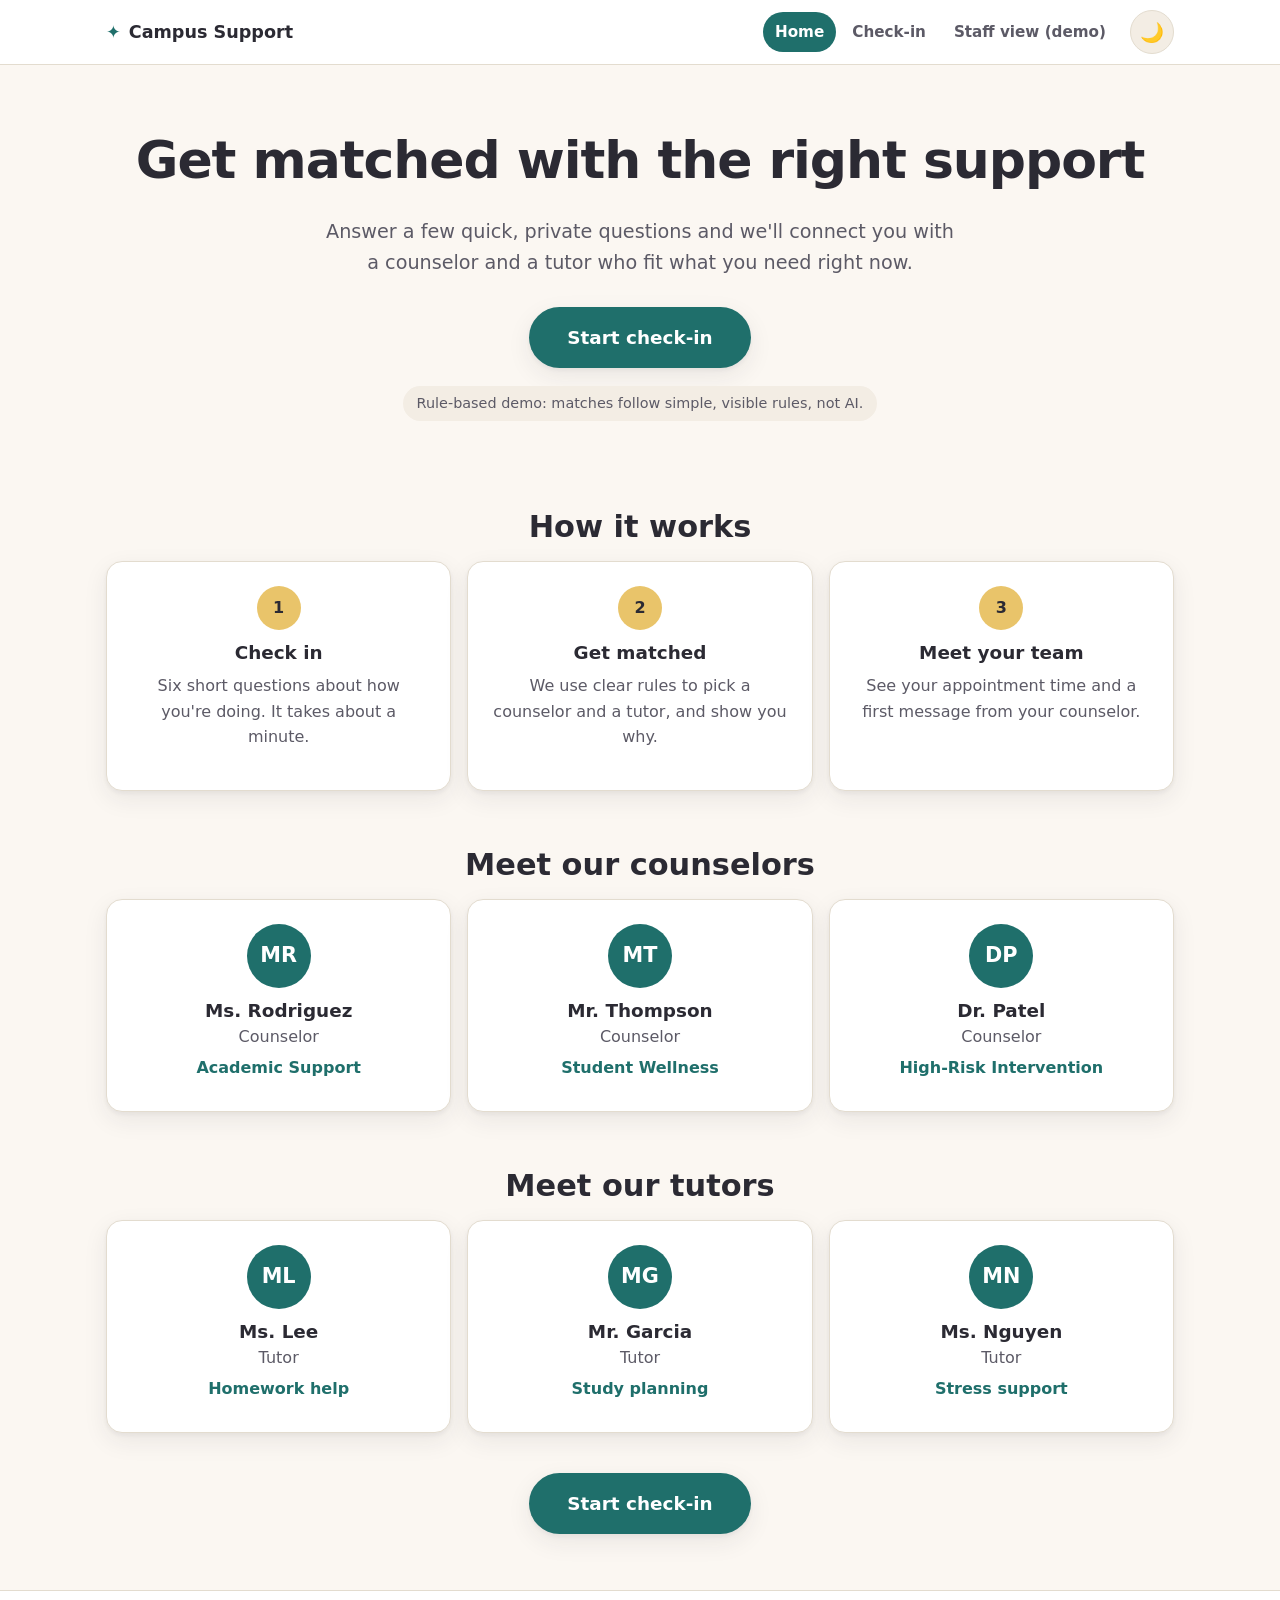
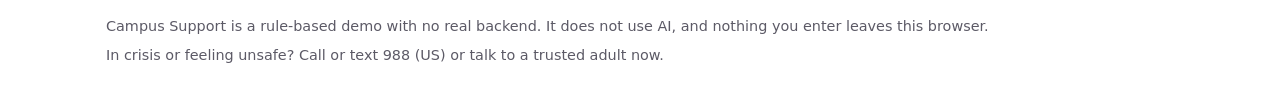
<file: index.html>
<!DOCTYPE html>
<html lang="en">
<head>
  <meta charset="utf-8">
  <meta name="viewport" content="width=device-width, initial-scale=1">
  <title>Campus Support – Get matched with the right support</title>
  <link rel="stylesheet" href="css/base.css">
  <link rel="stylesheet" href="css/components.css">
  <link rel="stylesheet" href="css/animations.css">
  <script src="js/ui.js"></script>
</head>
<body data-page="home">
  <a class="skip-link" href="#main">Skip to content</a>
  <header id="site-header"></header>

  <main id="main">
    <section class="hero">
      <div class="container">
        <h1>Get matched with the right support</h1>
        <p class="lead">Answer a few quick, private questions and we'll connect you with a counselor and a tutor who fit what you need right now.</p>
        <a class="btn btn-primary btn-large" href="checkin.html">Start check-in</a>
        <p><span class="demo-note">Rule-based demo: matches follow simple, visible rules, not AI.</span></p>
      </div>
    </section>

    <section class="section" aria-labelledby="how-h">
      <div class="container">
        <h2 id="how-h">How it works</h2>
        <div class="grid grid-3">
          <div class="card step-card lift"><div class="step-num" aria-hidden="true">1</div><h3>Check in</h3><p class="muted">Six short questions about how you're doing. It takes about a minute.</p></div>
          <div class="card step-card lift"><div class="step-num" aria-hidden="true">2</div><h3>Get matched</h3><p class="muted">We use clear rules to pick a counselor and a tutor, and show you why.</p></div>
          <div class="card step-card lift"><div class="step-num" aria-hidden="true">3</div><h3>Meet your team</h3><p class="muted">See your appointment time and a first message from your counselor.</p></div>
        </div>
      </div>
    </section>

    <section class="section" aria-labelledby="couns-h">
      <div class="container">
        <h2 id="couns-h">Meet our counselors</h2>
        <div class="grid grid-3" id="counselor-cards"></div>
      </div>
    </section>

    <section class="section" aria-labelledby="tutors-h">
      <div class="container">
        <h2 id="tutors-h">Meet our tutors</h2>
        <div class="grid grid-3" id="tutor-cards"></div>
        <div class="cta-row"><a class="btn btn-primary btn-large" href="checkin.html">Start check-in</a></div>
      </div>
    </section>
  </main>

  <footer id="site-footer"></footer>
  <script src="js/data.js"></script>
  <script src="js/home.js"></script>
</body>
</html>
</file>
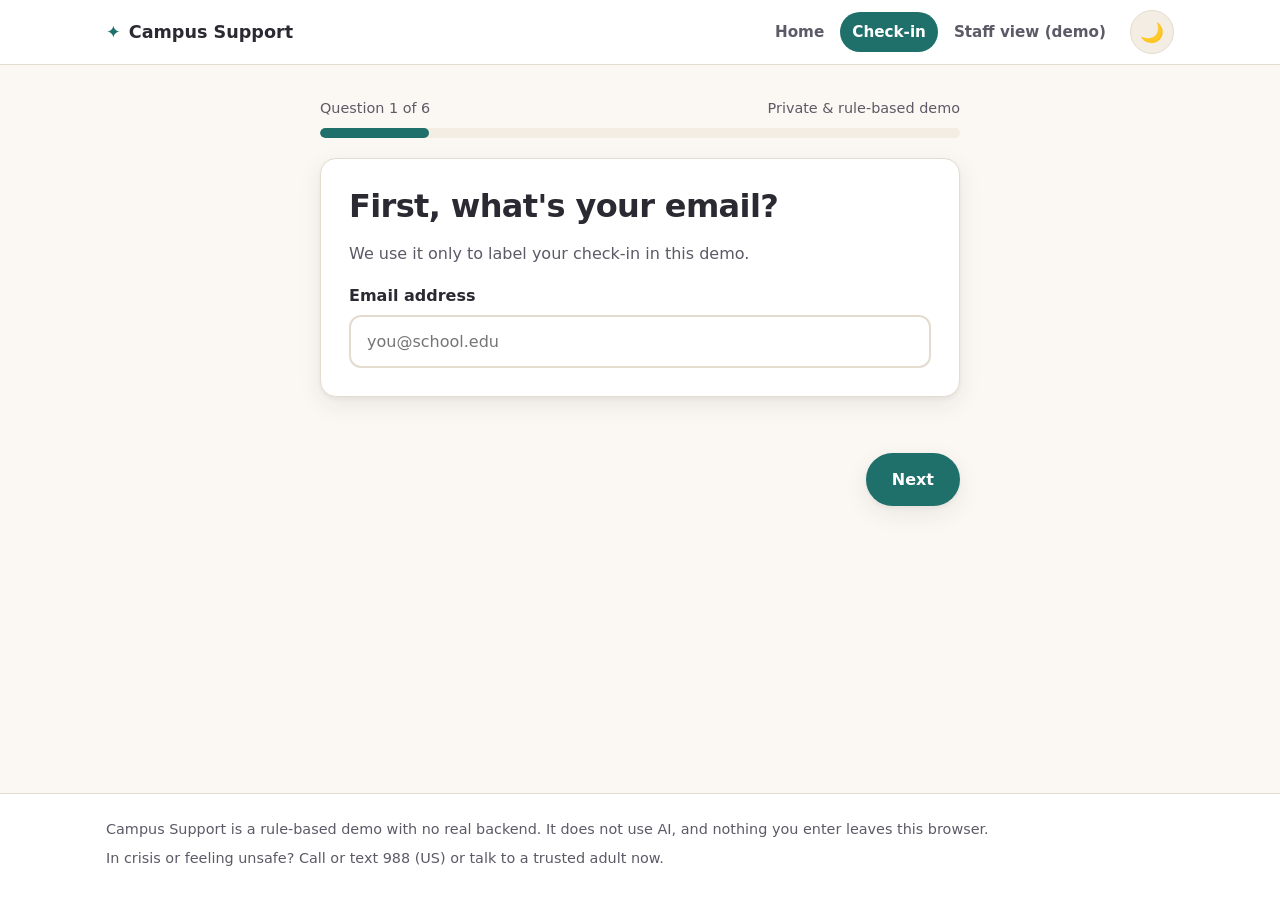
<file: checkin.html>
<!DOCTYPE html>
<html lang="en">
<head>
  <meta charset="utf-8">
  <meta name="viewport" content="width=device-width, initial-scale=1">
  <title>Check-in – Campus Support</title>
  <link rel="stylesheet" href="css/base.css">
  <link rel="stylesheet" href="css/components.css">
  <link rel="stylesheet" href="css/animations.css">
  <script src="js/ui.js"></script>
</head>
<body data-page="checkin">
  <a class="skip-link" href="#main">Skip to content</a>
  <header id="site-header"></header>

  <main id="main">
    <div class="container">
      <form id="wizard" class="wizard" novalidate>
        <div class="progress-meta">
          <span id="progress-text" aria-live="polite"></span>
          <span>Private &amp; rule-based demo</span>
        </div>
        <div class="progress" role="progressbar" aria-label="Check-in progress" aria-valuemin="0" aria-valuemax="6" aria-valuenow="1" id="progress">
          <div class="progress-bar" id="progress-bar"></div>
        </div>
        <div class="step-wrap card" id="step-host"></div>
        <p class="error-msg" id="step-error" role="alert"></p>
        <div class="wizard-actions">
          <button type="button" class="btn btn-secondary" id="back-btn">Back</button>
          <button type="submit" class="btn btn-primary" id="next-btn">Next</button>
        </div>
      </form>
    </div>
  </main>

  <footer id="site-footer"></footer>
  <script src="js/data.js"></script>
  <script src="js/store.js"></script>
  <script src="js/logic.js"></script>
  <script src="js/checkin.js"></script>
</body>
</html>
</file>
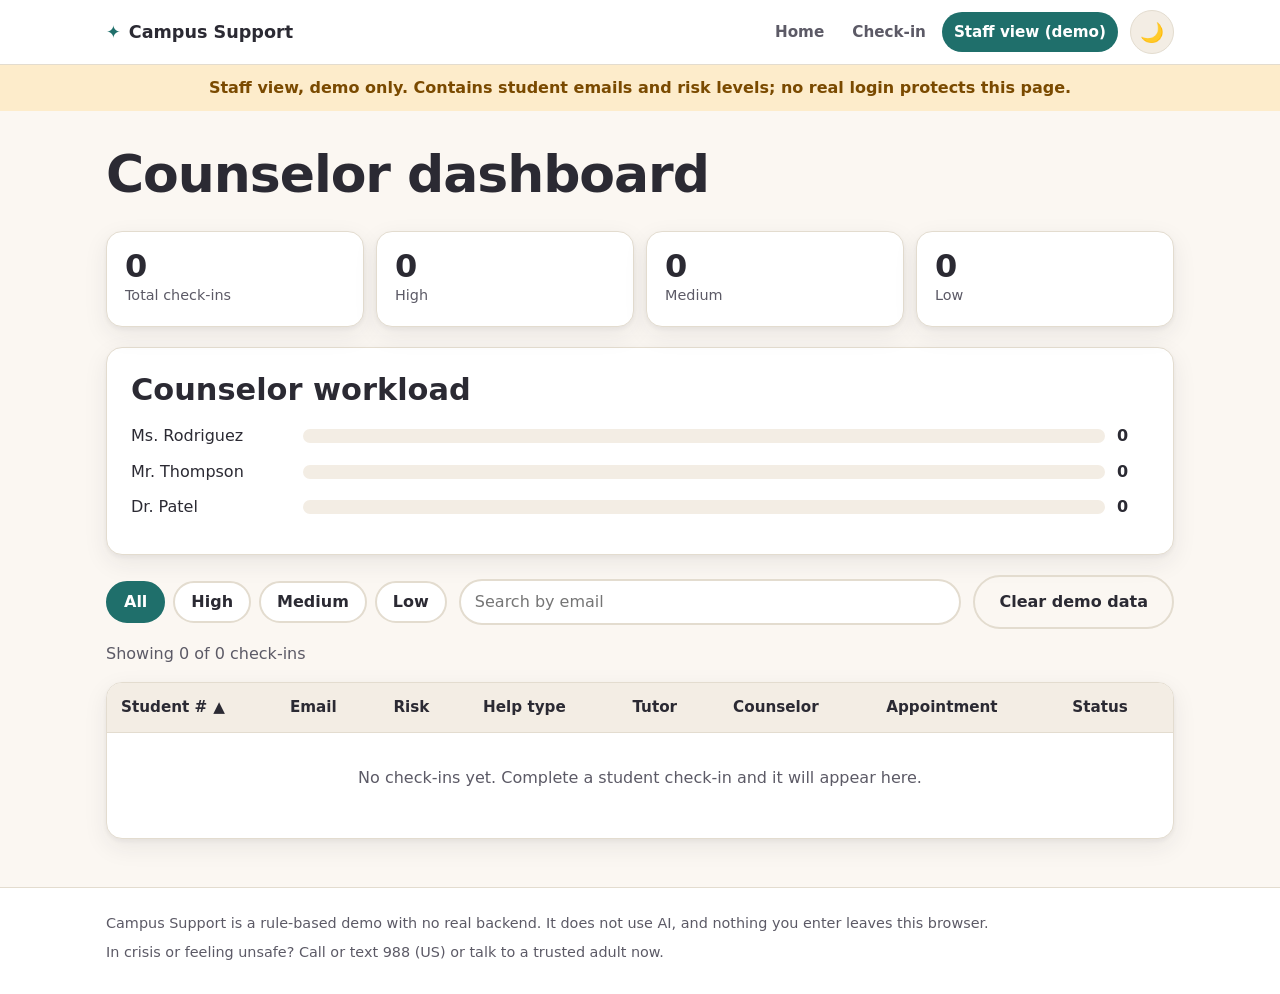
<file: dashboard.html>
<!DOCTYPE html>
<html lang="en">
<head>
  <meta charset="utf-8">
  <meta name="viewport" content="width=device-width, initial-scale=1">
  <title>Staff dashboard (demo) – Campus Support</title>
  <link rel="stylesheet" href="css/base.css">
  <link rel="stylesheet" href="css/components.css">
  <link rel="stylesheet" href="css/animations.css">
  <script src="js/ui.js"></script>
</head>
<body data-page="dashboard">
  <a class="skip-link" href="#main">Skip to content</a>
  <header id="site-header"></header>
  <div class="staff-banner" role="note">Staff view, demo only. Contains student emails and risk levels; no real login protects this page.</div>

  <main id="main">
    <div class="container">
      <h1 class="page-title" tabindex="-1" id="dash-title">Counselor dashboard</h1>
      <p class="muted" id="storage-note" hidden>Your browser isn't saving data between pages, so this dashboard may be empty.</p>

      <div class="tiles" id="tiles" aria-label="Summary"></div>

      <section class="card workload" aria-labelledby="wl-h">
        <h2 id="wl-h">Counselor workload</h2>
        <div id="workload"></div>
      </section>

      <div class="toolbar">
        <div class="chips" role="group" aria-label="Filter by risk level" id="chips"></div>
        <label class="visually-hidden" for="search">Search by email</label>
        <input class="search" id="search" type="search" placeholder="Search by email" autocomplete="off">
        <button type="button" class="btn btn-secondary" id="clear-btn">Clear demo data</button>
      </div>
      <p class="muted" id="count-text" aria-live="polite"></p>

      <div class="table-wrap">
        <table>
          <caption class="visually-hidden">Student check-ins</caption>
          <thead><tr id="head-row"></tr></thead>
          <tbody id="rows"></tbody>
        </table>
        <p class="empty" id="empty" hidden></p>
      </div>
    </div>
  </main>

  <footer id="site-footer"></footer>
  <script src="js/data.js"></script>
  <script src="js/store.js"></script>
  <script src="js/logic.js"></script>
  <script src="js/dashboard.js"></script>
</body>
</html>
</file>
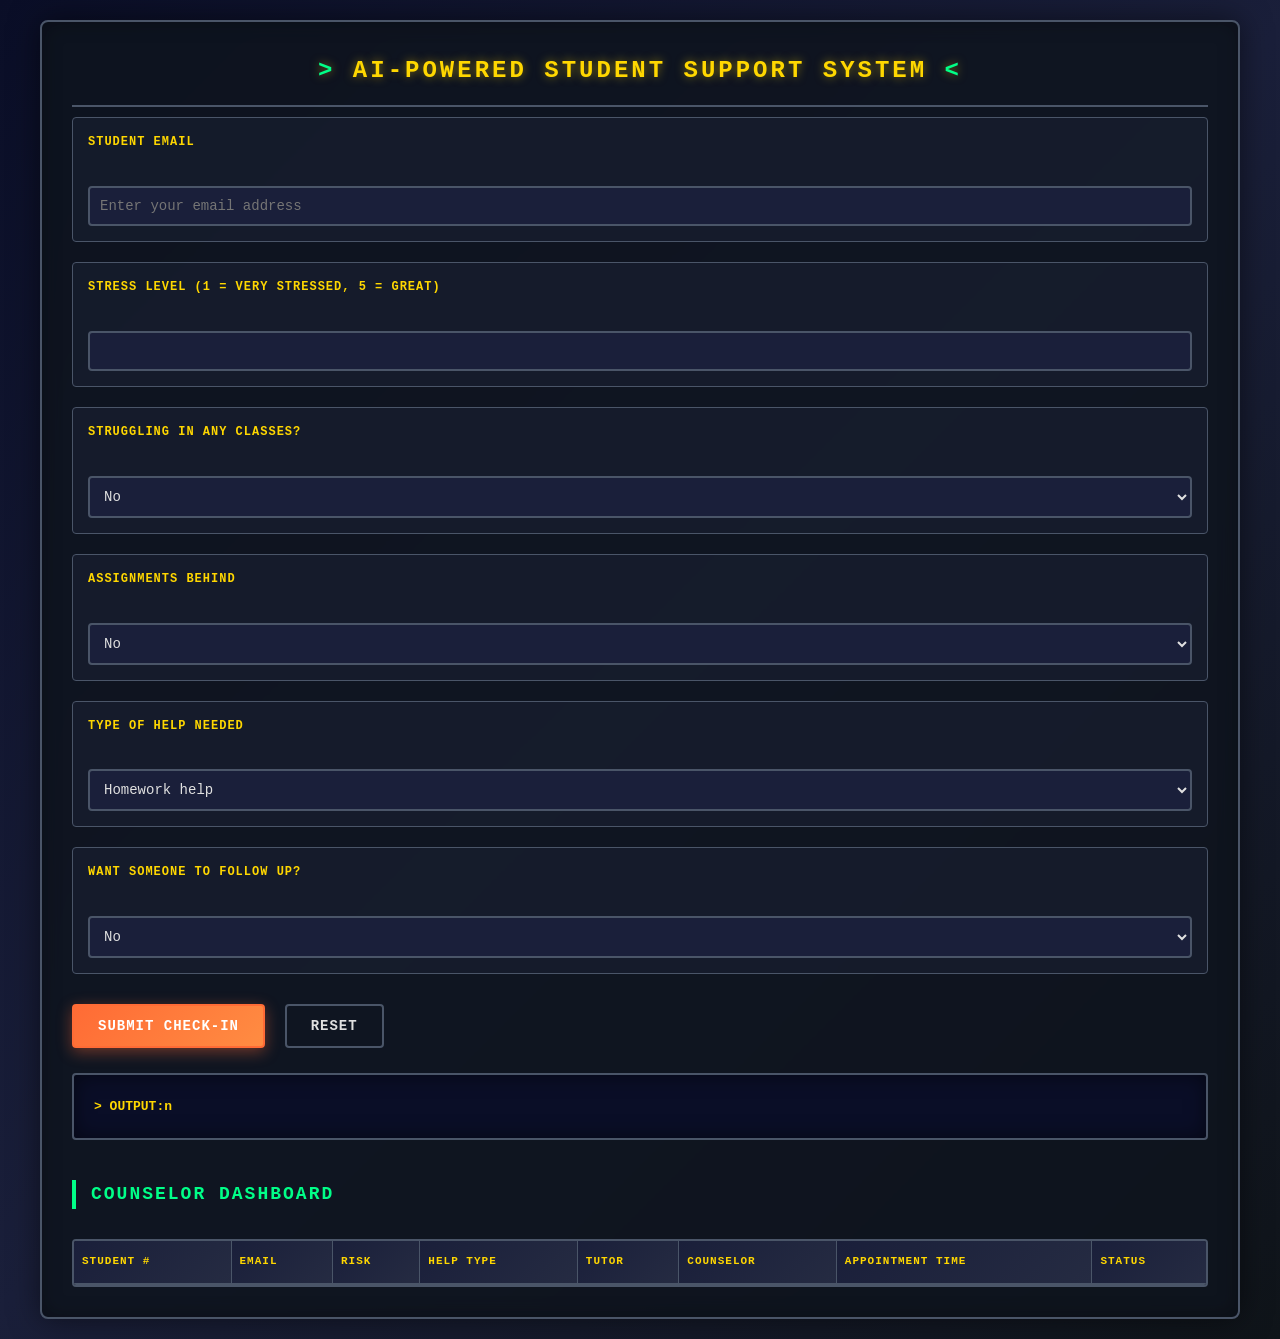
<file: portal-original.html>
<!DOCTYPE html>
<html>
<head>
  <title>Student Support System Demo</title>
  <style>
    * {
      box-sizing: border-box;
      margin: 0;
      padding: 0;
    }

    body {
      font-family: 'Courier New', 'Monaco', monospace;
      background: linear-gradient(135deg, #0a0e27 0%, #1a1f3a 50%, #0f1419 100%);
      color: #e0e0e0;
      min-height: 100vh;
      padding: 20px;
      line-height: 1.6;
    }

    .app-container {
      max-width: 1200px;
      margin: 0 auto;
      background: rgba(15, 20, 30, 0.85);
      border: 2px solid #4a5568;
      border-radius: 8px;
      box-shadow: 0 0 30px rgba(0, 0, 0, 0.5), inset 0 0 20px rgba(0, 0, 0, 0.3);
      padding: 30px;
      backdrop-filter: blur(10px);
    }

    h1 {
      font-size: 24px;
      text-transform: uppercase;
      letter-spacing: 3px;
      color: #ffd700;
      text-align: center;
      margin-bottom: 10px;
      text-shadow: 0 0 10px rgba(255, 215, 0, 0.5);
      border-bottom: 2px solid #4a5568;
      padding-bottom: 15px;
    }

    h1::before {
      content: "> ";
      color: #00ff88;
    }

    h1::after {
      content: " <";
      color: #00ff88;
    }

    h2 {
      font-size: 18px;
      text-transform: uppercase;
      letter-spacing: 2px;
      color: #00ff88;
      margin-top: 40px;
      margin-bottom: 20px;
      text-align: left;
      border-left: 4px solid #00ff88;
      padding-left: 15px;
    }

    .section {
      margin-bottom: 20px;
      background: rgba(26, 32, 50, 0.6);
      border: 1px solid #4a5568;
      border-radius: 4px;
      padding: 15px;
      transition: all 0.3s ease;
    }

    .section:hover {
      border-color: #00ff88;
      box-shadow: 0 0 10px rgba(0, 255, 136, 0.2);
    }

    label {
      display: block;
      font-size: 12px;
      text-transform: uppercase;
      letter-spacing: 1px;
      color: #ffd700;
      margin-bottom: 8px;
      font-weight: bold;
    }

    input[type="email"],
    input[type="number"],
    select {
      width: 100%;
      padding: 10px;
      background: #1a1f3a;
      border: 2px solid #4a5568;
      border-radius: 4px;
      color: #e0e0e0;
      font-family: 'Courier New', monospace;
      font-size: 14px;
      transition: all 0.3s ease;
    }

    input[type="email"]:focus,
    input[type="number"]:focus,
    select:focus {
      outline: none;
      border-color: #00ff88;
      box-shadow: 0 0 10px rgba(0, 255, 136, 0.3);
      background: #252b42;
    }

    button {
      padding: 12px 24px;
      margin-right: 10px;
      margin-top: 10px;
      cursor: pointer;
      font-family: 'Courier New', monospace;
      font-size: 14px;
      text-transform: uppercase;
      letter-spacing: 1px;
      font-weight: bold;
      border: 2px solid;
      border-radius: 4px;
      transition: all 0.3s ease;
    }

    button:first-of-type {
      background: linear-gradient(135deg, #ff6b35 0%, #ff8c42 100%);
      border-color: #ff6b35;
      color: #fff;
      box-shadow: 0 4px 15px rgba(255, 107, 53, 0.4);
    }

    button:first-of-type:hover {
      background: linear-gradient(135deg, #ff8c42 0%, #ff6b35 100%);
      box-shadow: 0 6px 20px rgba(255, 107, 53, 0.6);
      transform: translateY(-2px);
    }

    button:last-of-type {
      background: transparent;
      border-color: #4a5568;
      color: #e0e0e0;
    }

    button:last-of-type:hover {
      border-color: #00ff88;
      color: #00ff88;
      box-shadow: 0 0 10px rgba(0, 255, 136, 0.3);
    }

    #result {
      margin-top: 25px;
      padding: 20px;
      background: #0a0e27;
      border: 2px solid #4a5568;
      border-radius: 4px;
      white-space: pre-wrap;
      font-family: 'Courier New', monospace;
      font-size: 13px;
      color: #00ff88;
      box-shadow: inset 0 0 20px rgba(0, 0, 0, 0.5);
      line-height: 1.8;
    }

    #result::before {
      content: "> OUTPUT:\n";
      color: #ffd700;
      font-weight: bold;
    }

    table {
      width: 100%;
      border-collapse: separate;
      border-spacing: 0;
      margin-top: 30px;
      background: rgba(15, 20, 30, 0.6);
      border: 2px solid #4a5568;
      border-radius: 4px;
      overflow: hidden;
    }

    th {
      background: linear-gradient(135deg, #1a1f3a 0%, #252b42 100%);
      color: #ffd700;
      padding: 12px 8px;
      text-align: left;
      font-size: 11px;
      text-transform: uppercase;
      letter-spacing: 1px;
      font-weight: bold;
      border-bottom: 2px solid #4a5568;
      border-right: 1px solid #4a5568;
    }

    th:last-child {
      border-right: none;
    }

    td {
      padding: 10px 8px;
      border-bottom: 1px solid #2d3748;
      border-right: 1px solid #2d3748;
      font-size: 13px;
      color: #e0e0e0;
    }

    td:last-child {
      border-right: none;
    }

    tr:last-child td {
      border-bottom: none;
    }

    tr:hover {
      background: rgba(0, 255, 136, 0.1);
    }

    tr.low {
      background-color: rgba(0, 255, 136, 0.15);
    }

    tr.medium {
      background-color: rgba(255, 215, 0, 0.15);
    }

    tr.high {
      background-color: rgba(255, 107, 53, 0.2);
    }

    tr.low:hover,
    tr.medium:hover,
    tr.high:hover {
      background-color: rgba(0, 255, 136, 0.25);
    }

    @media (max-width: 768px) {
      .app-container {
        padding: 15px;
      }

      h1 {
        font-size: 18px;
      }

      table {
        font-size: 11px;
      }

      th, td {
        padding: 8px 4px;
      }
    }
  </style>
</head>
<body>
<div class="app-container">

<h1>AI-Powered Student Support System</h1>

<div class="section">
  <label>Student Email</label><br>
  <input type="email" id="email" placeholder="Enter your email address">
</div>

<div class="section">
  <label>Stress Level (1 = Very Stressed, 5 = Great)</label><br>
  <input type="number" id="stress" min="1" max="5" required>
</div>

<div class="section">
  <label>Struggling in any classes?</label><br>
  <select id="struggling">
    <option>No</option>
    <option>A little</option>
    <option>Yes</option>
  </select>
</div>

<div class="section">
  <label>Assignments Behind</label><br>
  <select id="assignments">
    <option>No</option>
    <option>1-2</option>
    <option>3+</option>
  </select>
</div>

<div class="section">
  <label>Type of Help Needed</label><br>
  <select id="helpType">
    <option>Homework help</option>
    <option>Study planning</option>
    <option>Stress support</option>
  </select>
</div>

<div class="section">
  <label>Want someone to follow up?</label><br>
  <select id="followup">
    <option>No</option>
    <option>Maybe</option>
    <option>Yes</option>
  </select>
</div>

<button onclick="getSupport()">Submit Check-In</button>
<button onclick="resetForm()">Reset</button>

<div id="result"></div>

<h2>Counselor Dashboard</h2>
<table>
  <thead>
    <tr>
      <th>Student #</th>
      <th>Email</th>
      <th>Risk</th>
      <th>Help Type</th>
      <th>Tutor</th>
      <th>Counselor</th>
      <th>Appointment Time</th>
      <th>Status</th>
    </tr>
  </thead>
  <tbody id="dashboardBody"></tbody>
</table>

</div>

<script>

// Counselor Data with workload tracking
const counselors = [
  {
    name: "Ms. Rodriguez",
    specialty: "Academic Support",
    type: "academic",
    workload: 0
  },
  {
    name: "Mr. Thompson",
    specialty: "Student Wellness",
    type: "stress",
    workload: 0
  },
  {
    name: "Dr. Patel",
    specialty: "High-Risk Intervention",
    type: "highrisk",
    workload: 0
  }
];

// Tutor Data
const tutors = [
  {
    name: "Ms. Lee",
    specialty: "Homework help"
  },
  {
    name: "Mr. Garcia",
    specialty: "Study planning"
  },
  {
    name: "Ms. Nguyen",
    specialty: "Stress support"
  }
];

function assignTutor(helpType) {
  // Find a tutor whose specialty matches the selected help type,
  // otherwise fall back to the first tutor.
  const match = tutors.find(t => t.specialty === helpType);
  return match || tutors[0];
}

let studentCounter = 1;
let students = [];
let appointmentTime = 9; // Start at 9:00 AM

// Mock API function simulating a backend call
function mockSubmitCheckIn(payload) {
  return new Promise(resolve => {
    // Simulate network delay
    setTimeout(() => {
      const { email, stress, struggling, assignments, helpType, followup } = payload;

      const level = calculateRisk(stress, struggling, assignments, followup);
      const counselor = assignCounselor(level, helpType);
      const tutor = assignTutor(helpType);
      const appointment = generateAppointment(level);

      // Update counselor workload as if the backend was tracking it
      counselor.workload++;

      let counselorMessage = "";

      if (counselor.type === "academic") {
        counselorMessage = "Let's organize your assignments into a simple 3-step success plan.";
      }
      if (counselor.type === "stress") {
        counselorMessage = "Let's take a breath together and talk through what's feeling overwhelming.";
      }
      if (counselor.type === "highrisk") {
        counselorMessage = "I'm prioritizing your case and will personally check in with you very soon.";
      }

      const studentData = {
        id: studentCounter++,
        email,
        risk: level,
        helpType,
        tutor: tutor.name,
        counselor: counselor.name,
        appointment,
        status: level === "High" ? "High Priority" : "Scheduled"
      };

      resolve({
        level,
        counselor,
        appointment,
        counselorMessage,
        studentData
      });
    }, 400);
  });
}

function calculateRisk(stress, struggling, assignments, followup) {
  let score = 0;
  if (stress <= 2) score += 2;
  if (assignments === "3+") score += 2;
  if (struggling === "Yes") score += 2;
  if (followup === "Yes") score += 1;

  if (score >= 5) return "High";
  if (score >= 3) return "Medium";
  return "Low";
}

function assignCounselor(level, helpType) {

  if (level === "High") {
    return counselors.find(c => c.type === "highrisk");
  }

  if (helpType === "Stress support") {
    return counselors.find(c => c.type === "stress");
  }

  // Academic counselor with lowest workload
  const academicCounselors = counselors.filter(c => c.type === "academic");
  academicCounselors.sort((a, b) => a.workload - b.workload);
  return academicCounselors[0];
}

function generateAppointment(level) {

  if (level === "High") {
    return "Immediate (Within 1 Hour)";
  }

  let timeString = appointmentTime + ":00 AM";
  appointmentTime++;

  if (appointmentTime > 12) appointmentTime = 1;

  return timeString;
}

async function getSupport() {

  const email = document.getElementById("email").value;
  const stress = parseInt(document.getElementById("stress").value);
  const struggling = document.getElementById("struggling").value;
  const assignments = document.getElementById("assignments").value;
  const helpType = document.getElementById("helpType").value;
  const followup = document.getElementById("followup").value;

  const payload = {
    email,
    stress,
    struggling,
    assignments,
    helpType,
    followup
  };

  // Call the mock API instead of doing all logic directly in the UI
  const {
    level,
    counselor,
    appointment,
    counselorMessage,
    studentData
  } = await mockSubmitCheckIn(payload);

  document.getElementById("result").innerText =
    `Support Level: ${level}

Assigned Counselor: ${counselor.name} (${counselor.specialty})

Appointment Scheduled: ${appointment}

Message from Counselor:
${counselorMessage}`;

  students.push(studentData);
  updateDashboard();
}

function updateDashboard() {
  const tbody = document.getElementById("dashboardBody");
  tbody.innerHTML = "";

  students.forEach(s => {
    const tr = document.createElement("tr");
    tr.className = s.risk.toLowerCase();
    tr.innerHTML = `
      <td>${s.id}</td>
      <td>${s.email || ""}</td>
      <td>${s.risk}</td>
      <td>${s.helpType}</td>
      <td>${s.tutor}</td>
      <td>${s.counselor}</td>
      <td>${s.appointment}</td>
      <td>${s.status}</td>
    `;
    tbody.appendChild(tr);
  });
}

function resetForm() {
  document.getElementById("email").value = "";
  document.getElementById("stress").value = "";
  document.getElementById("struggling").value = "No";
  document.getElementById("assignments").value = "No";
  document.getElementById("helpType").value = "Homework help";
  document.getElementById("followup").value = "No";
  document.getElementById("result").innerText = "";
}

</script>

</body>
</html>
</file>
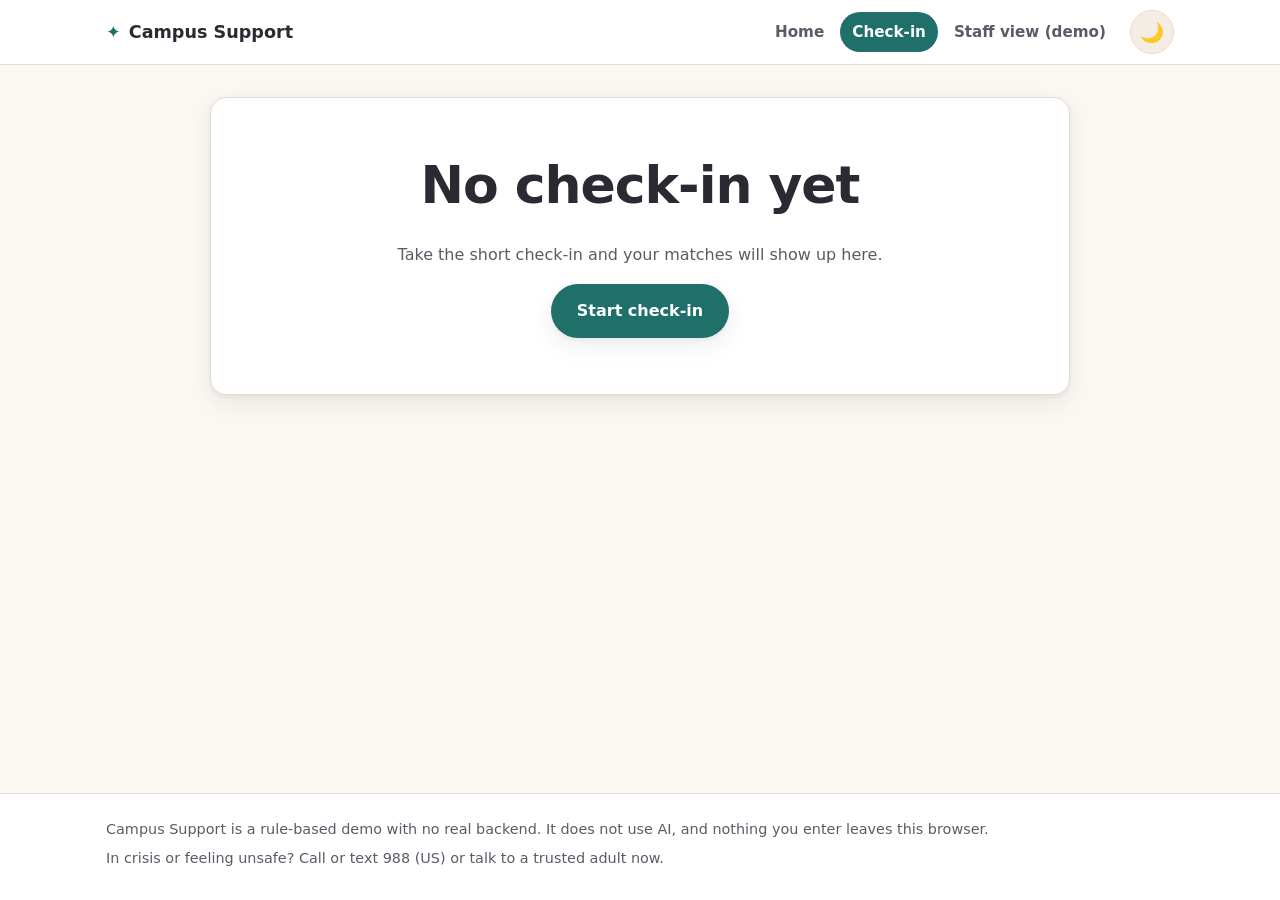
<file: results.html>
<!DOCTYPE html>
<html lang="en">
<head>
  <meta charset="utf-8">
  <meta name="viewport" content="width=device-width, initial-scale=1">
  <title>Your matches – Campus Support</title>
  <link rel="stylesheet" href="css/base.css">
  <link rel="stylesheet" href="css/components.css">
  <link rel="stylesheet" href="css/animations.css">
  <script src="js/ui.js"></script>
</head>
<body data-page="results">
  <a class="skip-link" href="#main">Skip to content</a>
  <header id="site-header"></header>

  <main id="main">
    <div class="container">
      <div class="results" id="results" aria-live="polite"></div>
    </div>
  </main>

  <footer id="site-footer"></footer>
  <script src="js/store.js"></script>
  <script src="js/results.js"></script>
</body>
</html>
</file>
<file: css/base.css>
:root {
  --bg: #fbf7f2;
  --surface: #ffffff;
  --surface-2: #f3ede4;
  --text: #2b2a33;
  --muted: #5c5a66;
  --border: #e3dccf;
  --primary: #1f6f6b;
  --primary-hover: #185a57;
  --on-primary: #ffffff;
  --accent: #e9c46a;
  --focus: #5b3fd1;
  --low-bg: #dcf1e4;   --low-fg: #1b5e3a;
  --med-bg: #fdeccb;   --med-fg: #7a4a00;
  --high-bg: #e6e0fb;  --high-fg: #3f2f8f;
  --error: #a4262c;
  --shadow: 0 2px 4px rgba(43, 42, 51, 0.05), 0 8px 24px rgba(43, 42, 51, 0.08);
  --shadow-lift: 0 4px 8px rgba(43, 42, 51, 0.08), 0 14px 32px rgba(43, 42, 51, 0.14);
  --radius: 16px;
  --font: system-ui, -apple-system, "Segoe UI", Roboto, "Helvetica Neue", Arial, sans-serif;
}

:root[data-theme="dark"] {
  --bg: #14181f;
  --surface: #1d232d;
  --surface-2: #262e3a;
  --text: #eceaf2;
  --muted: #b3b9c7;
  --border: #323b49;
  --primary: #5cc8c0;
  --primary-hover: #7bd8d1;
  --on-primary: #0c1a19;
  --accent: #e9c46a;
  --focus: #b9a8ff;
  --low-bg: #1d3a2b;   --low-fg: #a9e6c1;
  --med-bg: #44330f;   --med-fg: #f6d58a;
  --high-bg: #2f2a57;  --high-fg: #d4ccff;
  --error: #ff9aa0;
  --shadow: 0 2px 4px rgba(0, 0, 0, 0.3), 0 8px 24px rgba(0, 0, 0, 0.3);
  --shadow-lift: 0 4px 8px rgba(0, 0, 0, 0.4), 0 14px 32px rgba(0, 0, 0, 0.45);
}

*, *::before, *::after { box-sizing: border-box; }

html { -webkit-text-size-adjust: 100%; }

body {
  margin: 0;
  min-height: 100vh;
  display: flex;
  flex-direction: column;
  font-family: var(--font);
  font-size: 1rem;
  line-height: 1.6;
  color: var(--text);
  background: var(--bg);
}

[hidden] { display: none !important; }

main { flex: 1; padding-bottom: 3rem; }

h1, h2, h3 { line-height: 1.2; margin: 0 0 0.5em; }
h1 { font-size: clamp(2rem, 6vw, 3.25rem); letter-spacing: -0.02em; }
h2 { font-size: clamp(1.4rem, 4vw, 1.9rem); }
h3 { font-size: 1.15rem; }
p { margin: 0 0 1em; }
a { color: var(--primary); }
a:hover { color: var(--primary-hover); }

.muted { color: var(--muted); }

.container { width: 100%; max-width: 1100px; margin: 0 auto; padding: 0 16px; }

:focus-visible { outline: 3px solid var(--focus); outline-offset: 3px; border-radius: 6px; }
[tabindex="-1"]:focus { outline: none; }

.visually-hidden {
  position: absolute !important;
  width: 1px; height: 1px;
  margin: -1px; padding: 0;
  overflow: hidden;
  clip: rect(0 0 0 0);
  white-space: nowrap;
  border: 0;
}

.skip-link {
  position: absolute; left: 8px; top: -60px;
  background: var(--primary); color: var(--on-primary);
  padding: 8px 14px; border-radius: 8px; z-index: 100;
}
.skip-link:focus { top: 8px; }

/* Header / footer */
.site-header {
  background: var(--surface);
  border-bottom: 1px solid var(--border);
  position: sticky; top: 0; z-index: 20;
}
.header-inner { display: flex; align-items: center; gap: 12px; flex-wrap: wrap; padding-top: 10px; padding-bottom: 10px; }
.brand { display: inline-flex; align-items: center; gap: 8px; font-weight: 700; font-size: 1.1rem; color: var(--text); text-decoration: none; margin-right: auto; }
.brand-mark { color: var(--primary); }
.nav { display: flex; gap: 4px; flex-wrap: wrap; }
.nav-link { padding: 8px 12px; border-radius: 999px; color: var(--muted); text-decoration: none; font-weight: 600; font-size: 0.95rem; }
.nav-link:hover { background: var(--surface-2); color: var(--text); }
.nav-link.is-active { background: var(--primary); color: var(--on-primary); }

.site-footer { border-top: 1px solid var(--border); background: var(--surface); padding: 24px 0; font-size: 0.9rem; color: var(--muted); }
.site-footer p { margin: 0 0 6px; }

.section { padding: 48px 0 8px; }
.section > .container > h2 { text-align: center; }
.grid { display: grid; gap: 16px; }
.grid-3 { grid-template-columns: repeat(auto-fit, minmax(240px, 1fr)); }

@media (max-width: 480px) {
  .section { padding-top: 36px; }
}

@media (max-width: 560px) {
  .nav { order: 3; flex-basis: 100%; justify-content: space-between; }
  .nav-link { padding: 8px 10px; font-size: 0.9rem; }
}
</file>
<file: css/components.css>
/* Buttons */
.btn {
  display: inline-flex; align-items: center; justify-content: center; gap: 8px;
  min-height: 48px; padding: 12px 24px;
  font: inherit; font-weight: 700; text-decoration: none;
  border-radius: 999px; border: 2px solid transparent; cursor: pointer;
  transition: transform 0.15s ease, box-shadow 0.15s ease, background-color 0.15s ease;
}
.btn-primary { background: var(--primary); color: var(--on-primary); box-shadow: var(--shadow); }
.btn-primary:hover { background: var(--primary-hover); color: var(--on-primary); transform: translateY(-2px); box-shadow: var(--shadow-lift); }
.btn-secondary { background: transparent; color: var(--text); border-color: var(--border); }
.btn-secondary:hover { background: var(--surface-2); color: var(--text); }
.btn-large { min-height: 56px; padding: 14px 36px; font-size: 1.15rem; }
.btn:active { transform: scale(0.97); }
.btn[disabled], .btn[aria-disabled="true"] { opacity: 0.6; cursor: not-allowed; transform: none; }
.icon-btn {
  width: 44px; height: 44px; border-radius: 50%; border: 1px solid var(--border);
  background: var(--surface-2); font-size: 1.2rem; cursor: pointer; transition: transform 0.15s ease;
}
.icon-btn:hover { transform: rotate(15deg); }
.icon-btn:active { transform: scale(0.92); }

.spinner {
  width: 18px; height: 18px; border-radius: 50%;
  border: 3px solid currentColor; border-right-color: transparent;
  animation: spin 0.8s linear infinite;
}

/* Cards */
.card { background: var(--surface); border: 1px solid var(--border); border-radius: var(--radius); box-shadow: var(--shadow); padding: 24px; }
.lift { transition: transform 0.2s ease, box-shadow 0.2s ease; }
.lift:hover { transform: translateY(-4px); box-shadow: var(--shadow-lift); }

.person-card { text-align: center; }
.person-card h3 { margin-bottom: 2px; }
.person-card p { margin-bottom: 6px; }
.specialty { font-weight: 600; color: var(--primary); }
.avatar {
  width: 64px; height: 64px; margin: 0 auto 12px; border-radius: 50%;
  display: flex; align-items: center; justify-content: center;
  font-weight: 800; font-size: 1.3rem;
  background: var(--primary); color: var(--on-primary);
}

/* Hero */
.hero { text-align: center; padding: 64px 0 24px; }
.hero p.lead { font-size: 1.2rem; color: var(--muted); max-width: 40rem; margin: 0 auto 28px; }
.demo-note { display: inline-block; margin-top: 18px; padding: 6px 14px; border-radius: 999px; background: var(--surface-2); color: var(--muted); font-size: 0.9rem; }

.step-card { text-align: center; }
.step-num {
  width: 44px; height: 44px; margin: 0 auto 12px; border-radius: 50%;
  display: flex; align-items: center; justify-content: center;
  font-weight: 800; background: var(--accent); color: #2b2a33;
}
.cta-row { text-align: center; margin-top: 40px; }

/* Badges */
.badge { display: inline-block; padding: 4px 12px; border-radius: 999px; font-weight: 700; font-size: 0.85rem; }
.badge-low { background: var(--low-bg); color: var(--low-fg); }
.badge-medium { background: var(--med-bg); color: var(--med-fg); }
.badge-high { background: var(--high-bg); color: var(--high-fg); }

/* Wizard */
.wizard { max-width: 640px; margin: 32px auto 0; }
.progress-meta { display: flex; justify-content: space-between; color: var(--muted); font-size: 0.9rem; margin-bottom: 8px; }
.progress { height: 10px; border-radius: 999px; background: var(--surface-2); overflow: hidden; }
.progress-bar { height: 100%; width: 0; background: var(--primary); border-radius: 999px; transition: width 0.4s ease; }
.step-wrap { overflow: hidden; margin-top: 20px; }
.step { padding: 4px; }
.step h1 { font-size: clamp(1.5rem, 5vw, 2rem); }
.step .lead { color: var(--muted); }
.field label.field-label { display: block; font-weight: 700; margin-bottom: 6px; }
.field input[type="email"] {
  width: 100%; min-height: 52px; padding: 12px 16px; font: inherit;
  color: var(--text); background: var(--surface);
  border: 2px solid var(--border); border-radius: 12px;
}
.field input[type="email"]:focus { border-color: var(--focus); }
.field input[aria-invalid="true"] { border-color: var(--error); }
.error-msg { color: var(--error); font-weight: 600; min-height: 1.6em; margin: 10px 0 0; }
.wizard-actions { display: flex; justify-content: space-between; gap: 12px; margin-top: 20px; }
.wizard-actions .btn-primary { margin-left: auto; }
fieldset { border: 0; padding: 0; margin: 0; min-width: 0; }

/* Option cards (real radios) */
.options { display: grid; gap: 12px; }
.option { position: relative; display: block; cursor: pointer; }
.option input { position: absolute; opacity: 0; inset: 0; width: 100%; height: 100%; margin: 0; cursor: pointer; }
.option-body {
  display: flex; align-items: center; gap: 14px;
  min-height: 64px; padding: 14px 18px;
  background: var(--surface); border: 2px solid var(--border); border-radius: 14px;
  transition: transform 0.15s ease, border-color 0.15s ease, background-color 0.15s ease, box-shadow 0.15s ease;
}
.option:hover .option-body { transform: translateY(-2px); box-shadow: var(--shadow); }
.option:active .option-body { transform: scale(0.98); }
.option input:checked + .option-body { border-color: var(--primary); background: var(--surface-2); box-shadow: inset 0 0 0 1px var(--primary); }
.option input:focus-visible + .option-body { outline: 3px solid var(--focus); outline-offset: 3px; }
.option-title { font-weight: 700; display: block; }
.option-desc { color: var(--muted); font-size: 0.92rem; display: block; }
.option-emoji { font-size: 1.8rem; line-height: 1; }
.options-mood { grid-template-columns: repeat(5, 1fr); gap: 8px; }
.options-mood .option-body { flex-direction: column; justify-content: center; text-align: center; gap: 6px; padding: 12px 4px; min-height: 96px; }
.options-mood .option-emoji { font-size: 2rem; }
.options-mood .option-title { font-size: 0.8rem; line-height: 1.2; }

/* Results */
.results { max-width: 860px; margin: 32px auto 0; }
.finding { text-align: center; padding: 56px 0; }
.finding .orbit { width: 64px; height: 64px; margin: 0 auto 20px; border-radius: 50%; border: 6px solid var(--surface-2); border-top-color: var(--primary); animation: spin 1s linear infinite; }
.reveal-head { text-align: center; position: relative; }
.check { width: 72px; height: 72px; margin: 0 auto 8px; }
.check circle { fill: var(--primary); }
.check path { fill: none; stroke: var(--on-primary); stroke-width: 6; stroke-linecap: round; stroke-linejoin: round; stroke-dasharray: 40; stroke-dashoffset: 0; }
.match-grid { display: grid; gap: 20px; grid-template-columns: repeat(auto-fit, minmax(280px, 1fr)); margin-top: 24px; }
.match-card .avatar { margin: 0 0 12px; }
.match-card dl { margin: 12px 0 0; }
.match-card dt { font-size: 0.8rem; text-transform: uppercase; letter-spacing: 0.06em; color: var(--muted); margin-top: 12px; }
.match-card dd { margin: 2px 0 0; }
.why { margin-top: 16px; padding: 14px 16px; border-radius: 12px; background: var(--surface-2); }
.why h4 { margin: 0 0 6px; font-size: 0.95rem; }
.why ul { margin: 0; padding-left: 1.2em; }
.quote { font-style: italic; }
.note { margin-top: 24px; padding: 16px 20px; border-radius: 12px; border: 2px solid var(--high-fg); background: var(--high-bg); color: var(--high-fg); font-weight: 600; }
.results-actions { text-align: center; margin-top: 28px; }

/* Dashboard */
.staff-banner { background: var(--med-bg); color: var(--med-fg); font-weight: 700; text-align: center; padding: 10px 16px; }
.page-title { margin-top: 32px; }
.tiles { display: grid; gap: 12px; grid-template-columns: repeat(auto-fit, minmax(150px, 1fr)); margin: 20px 0; }
.tile { padding: 18px; }
.tile .num { font-size: 2rem; font-weight: 800; line-height: 1; display: block; }
.tile .lbl { color: var(--muted); font-size: 0.9rem; }
.workload { margin: 20px 0; }
.bar-row { display: grid; grid-template-columns: minmax(110px, 160px) 1fr 2rem; gap: 12px; align-items: center; margin: 10px 0; }
.bar-track { height: 14px; background: var(--surface-2); border-radius: 999px; overflow: hidden; }
.bar-fill { height: 100%; background: var(--primary); border-radius: 999px; transition: width 0.5s ease; }
.toolbar { display: flex; flex-wrap: wrap; gap: 12px; align-items: center; margin: 20px 0 12px; }
.chips { display: flex; flex-wrap: wrap; gap: 8px; }
.chip {
  min-height: 40px; padding: 6px 16px; font: inherit; font-weight: 600; cursor: pointer;
  color: var(--text); background: var(--surface); border: 2px solid var(--border); border-radius: 999px;
  transition: transform 0.15s ease, background-color 0.15s ease;
}
.chip:active { transform: scale(0.95); }
.chip[aria-pressed="true"] { background: var(--primary); border-color: var(--primary); color: var(--on-primary); }
.search { flex: 1 1 220px; min-height: 44px; padding: 8px 14px; font: inherit; color: var(--text); background: var(--surface); border: 2px solid var(--border); border-radius: 999px; }
.table-wrap { background: var(--surface); border: 1px solid var(--border); border-radius: var(--radius); box-shadow: var(--shadow); overflow: hidden; }
table { width: 100%; border-collapse: collapse; }
th, td { text-align: left; padding: 12px 14px; border-bottom: 1px solid var(--border); font-size: 0.95rem; overflow-wrap: anywhere; }
th { background: var(--surface-2); }
th button { all: unset; cursor: pointer; font-weight: 700; display: inline-flex; gap: 6px; align-items: center; }
th button:focus-visible { outline: 3px solid var(--focus); outline-offset: 3px; }
tbody tr:last-child td { border-bottom: 0; }
tbody tr:hover { background: var(--surface-2); }
.empty { padding: 32px 16px; text-align: center; color: var(--muted); }

@media (max-width: 720px) {
  .options-mood { grid-template-columns: repeat(5, 1fr); }
  table, thead, tbody, tr, td { display: block; }
  thead { position: absolute; left: -9999px; }
  tbody tr { padding: 12px 14px; border-bottom: 1px solid var(--border); }
  td { display: flex; justify-content: space-between; gap: 12px; padding: 4px 0; border: 0; text-align: right; }
  td::before { content: attr(data-label); font-weight: 700; color: var(--muted); text-align: left; flex: none; }
  .bar-row { grid-template-columns: 90px 1fr 1.5rem; }
}
@media (max-width: 400px) {
  .options-mood .option-title { font-size: 0.7rem; }
  .options-mood .option-emoji { font-size: 1.6rem; }
}
</file>
<file: css/animations.css>
@keyframes spin { to { transform: rotate(360deg); } }
@keyframes slide-in-right { from { opacity: 0; transform: translateX(40px); } to { opacity: 1; transform: none; } }
@keyframes slide-in-left { from { opacity: 0; transform: translateX(-40px); } to { opacity: 1; transform: none; } }
@keyframes pop-in { from { opacity: 0; transform: translateY(16px) scale(0.97); } to { opacity: 1; transform: none; } }
@keyframes draw { from { stroke-dashoffset: 40; } to { stroke-dashoffset: 0; } }
@keyframes pulse { 0%, 100% { opacity: 0.6; } 50% { opacity: 1; } }
@keyframes fall {
  from { transform: translateY(-20px) rotate(0deg); opacity: 1; }
  to { transform: translateY(320px) rotate(540deg); opacity: 0; }
}

.slide-next { animation: slide-in-right 0.3s ease both; }
.slide-prev { animation: slide-in-left 0.3s ease both; }
.pop-in { animation: pop-in 0.5s ease both; }
.pop-in.delay { animation-delay: 0.15s; }
.check path { animation: draw 0.6s ease 0.2s both; }
.finding p { animation: pulse 1.4s ease-in-out infinite; }

.confetti { position: absolute; inset: 0 0 auto 0; height: 0; pointer-events: none; }
.confetti i { position: absolute; top: 0; width: 8px; height: 14px; border-radius: 2px; animation: fall 2s ease-in both; }

@media (prefers-reduced-motion: reduce) {
  *, *::before, *::after {
    animation: none !important;
    transition: none !important;
    scroll-behavior: auto !important;
  }
  .lift:hover, .btn-primary:hover, .option:hover .option-body, .icon-btn:hover { transform: none; }
}
</file>
